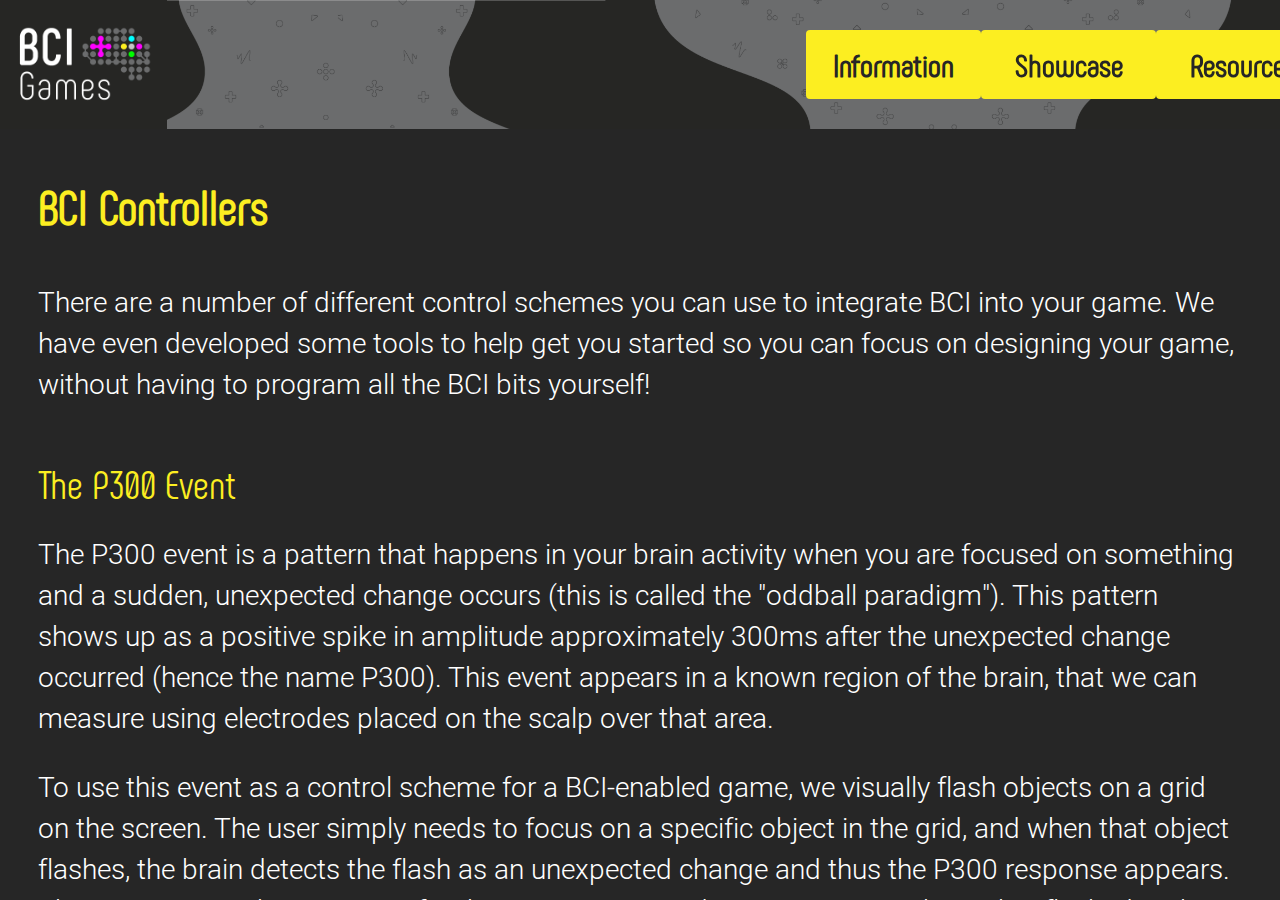
<file: pages/bciControllers.html>
<html lang="en">
    <head>
        <meta charset="UTF-8">
        <meta name="viewport" content="width=device-width, initial-scale=1.0">
        <title>BCI Game Controllers</title>
        <link rel="stylesheet" href="../main.css">
        <script src="../components/header.js" type="text/javascript" defer></script>
    </head>
    <body>
        <div id="page">
            <header-component class="headerDiv"></header-component>

            <div id="content">
                <h3>BCI Controllers</h3>
                <p>
                    There are a number of different control schemes you can use to integrate BCI into your game. 
                    We have even developed some tools to help get you started so you can focus on designing your game, without having to program all the BCI bits yourself!
                </p>

                <h4>The P300 Event</h4>
                <p>
                    The P300 event is a pattern that happens in your brain activity when you are focused on something and a sudden, unexpected change occurs (this is called the "oddball paradigm"). 
                    This pattern shows up as a positive spike in amplitude approximately 300ms after the unexpected change occurred (hence the name P300). 
                    This event appears in a known region of the brain, that we can measure using electrodes placed on the scalp over that area. 
                </p>
                <p>
                    To use this event as a control scheme for a BCI-enabled game, we visually flash objects on a grid on the screen.
                    The user simply needs to focus on a specific object in the grid, and when that object flashes, the brain detects the flash as an unexpected change and thus the P300 response appears. 
                    The BCI monitors brain activity for that P300 event, and associates it to object that flashed at the same time point the P300 appeared in the brain activity. 
                    In that way, the user is able to select an object in the grid simply by visually focusing on it. 
                </p>
                <p>
                    We have created an adjustable tool in Unity that will set up this grid, execute the random flashing sequence and take care of the brain activity processing in the background. 
                    You can take this tool and adjust the size and shape of the grid, change the types of objects that are flashing, and even implement auditory feedback to incorporate P300 into your game however you want. 
                    The only thing that matters is that the oddball paradigm is kept intact - that the stimulus gets randomly presented while the user focuses on one of the possible selections!
                    You can find our updated P300 BCI tool here: <a href=https://github.com/bcigamers/p300_unity_tool>Unity P300 Tool</a>.
                </p>
                <div class="videoCentered">
                    <iframe width="560" height="315" src="https://www.youtube.com/embed/9SIBtW1QqT8" title="NME Explains: The P300" frameborder="0" allow="accelerometer; autoplay; clipboard-write; encrypted-media; gyroscope; picture-in-picture" allowfullscreen></iframe>
                </div>

                <h4>Making Use of Mental Commands</h4>
                <p>
                    Mental commands refer to a simplistic BCI control scheme where a person simply imagines some vivid imagery, like moving an object in a direction.
                    These are used by some commercial BCI headsets, and are meant to help distinguish intended actions by the user by taking a 'snapshot' of what the brain activity looks like during any given command.
                    Typically, the first mental command that needs to be trained/identified is a rest or 'neutral' command. 
                    This allows the computer to know what the 'non-action' state of the brain looks like, and gives a ground baseline for the computer to compare against. 
                    Then when you train an active mental command, say imagining pushing an object away from you, the BCI headset can now distinguish between the two snapshots to decide if you were actively imagining your mental command or not (neutral).
                </p>
                <p>
                    Typically, as more mental commands are trained it becomes more difficult for the BCI systems to reliably separte each command. 
                    We therefore are recommending for game developers to think about how to build games that play well with a limited number of actions if they are building for mental command BCIs.
                    Previously this meant playing games using just a single (or maybe two) buttons! 
                </p>
                <p>
                    A big consideration when thinking about using mental commands in a BCI game is that, at the moment, these commands are triggered by surpassing a threshold.
                    Functionally this means that the BCI command is registered more like a mouse click than a button press - there is not a 'hold' option for triggering the mental command from the BCI side.
                    So when thinking about game design with mental commands you either want to use the mental command to activate instant actions (click an option, move a set distance etc.) or design your game to require successive inputs that build up in order to trigger the action of interest. 
                    An example of how this could be used is similar to the typical "repeatedly press <i>A/X/F</i>" to lift a heavy object or open a chest, like in <i>God of War</i> or <i>The Last of Us</i>.
                    Instead of resetting the user's count to 0 on a failed press perhaps create a 'bank' of presses that slowly gains until the action initiates.
                    In this manner the mental command BCI rapid triggering can be simulated as a longer 'hold' action if that's of interest. This could also work with the neutral/rest command!
                </p>
                <p>
                    Another thing to consider when using mental commands is that there is a built in delay between when the mental command is given and when the BCI is able to identify and send the command.
                    This delay is usually somewhere between 150 - 500 milliseconds depending on the system, computational resources, processing etc.
                    Therefore its important to consider how to naturally allow grace for this delay to not affect the feel of the game. Using the above banking method or time-warping mechanics represent exmaples of how to overcome this natural delay barrier for players.
                </p>

                <h4>A New Challenge: SSVEP</h4>
                <p>
                    SSVEP stands for <span style="font-weight: bold; color: #e704e6;">steady-state visual evoked potential</span>. 
                    This refers to a pattern in your brain activity that is elicited when you attend to a light or stimulus flickering at a specific frequency. 
                    If look at (attend) to a flashing stimulus for a sustained period of time, your brain activity will sync up and oscillate at the same frequency as that stimulus. 
                    In this way, a BCI can tell which flashing stimulus you are attending to be searching for what frequency is dominant in your brain activity.  
                </p>
                <p>
                    We have a "work in progress" version of an SSVEP tool for python, making use of the pygame game engine. 
                    This tool allows you to create and place SSVEP flashing stimuli throughout your game, and generates the flashing pattern and timing for you. 
                    We encourage those up for a challenge to try out this tool and incorporate SSVEP in a python-based game! 
                </p> 
            </div>
        </div>
        
    </body>
</html>
</file>
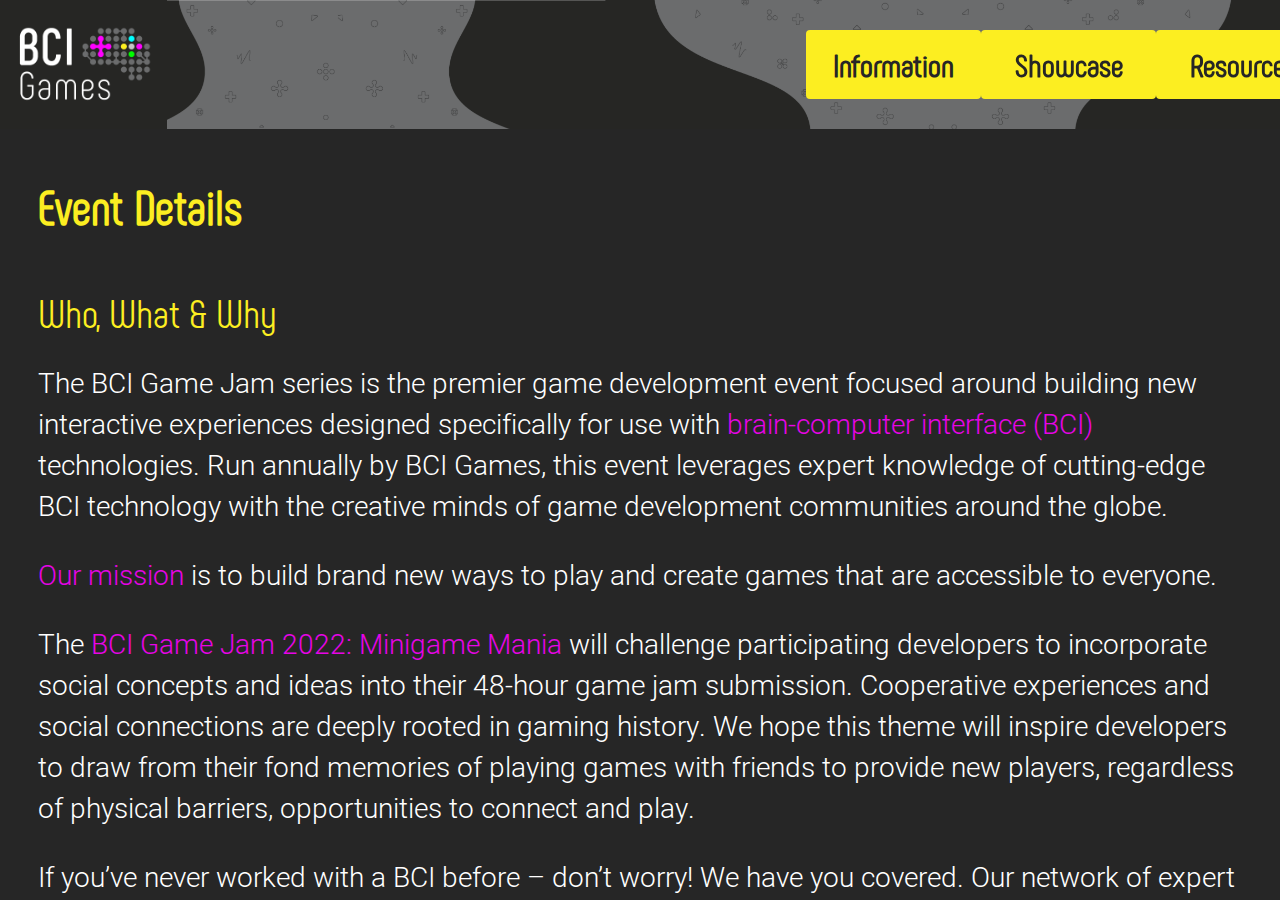
<file: pages/eventDetails.html>
<html lang="en">
    <head>
        <meta charset="UTF-8">
        <meta name="viewport" content="width=device-width, initial-scale=1.0">
        <title>Event Details</title>
        <link rel="stylesheet" href="../main.css">
        <script src="../components/header.js" type="text/javascript" defer></script>
    </head>
    <body>
        <div id="page">
            <header-component class="headerDiv"></header-component>

            <div id="content">
                <h3>Event Details</h3>
                <h4> Who, What & Why </h4>
                <p>
                    The BCI Game Jam series is the premier game development event focused around building new interactive experiences designed specifically for use with <span style="color: #e704e6">brain-computer interface (BCI)</span> technologies. 
                    Run annually by BCI Games, this event leverages expert knowledge of cutting-edge BCI technology with the creative minds of game development communities around the globe. 
                </p>
                <p>
                    <span style="color: #e704e6">Our mission</span> is to build brand new ways to play and create games that are accessible to everyone.
                </p>
                <p>
                    The <span style="color: #e704e6">BCI Game Jam 2022: Minigame Mania</span> will challenge participating developers to incorporate social concepts and ideas into their 48-hour game jam submission. 
                    Cooperative experiences and social connections are deeply rooted in gaming history. 
                    We hope this theme will inspire developers to draw from their fond memories of playing games with friends to provide new players, regardless of physical barriers, opportunities to connect and play.
                </p>
                <p>
                    If you’ve never worked with a BCI before – don’t worry! 
                    We have you covered. Our network of expert engineers, computer scientists, clinicians, player panels, and families can help you in planning your game, understanding how to design a game with a BCI controller as an input and even provide you some simple tools to get you started with development.
                    Check out our <a id="linktoResources" href="../pages/whatIsBCI.html">resources</a> page to get started!
                </p>
                <br>
                <h4> Where & When </h4>
                <p>
                    All of this kicks off on <span style="color: #e704e6">December 2nd</span> – where we will have a ‘Day 0’ with talks from BCI experts and actual BCI-users, families of children who use BCI daily, intros to tools and solutions you can use to build your BCI dream game, team formation, and more!
                    The competition officially starts at midnight on <span style="color: #e704e6">December 3rd</span> and will run for 48 hours. 
                    We look forward to having a ‘near-after party’ on the evening of <span style="color: #e704e6">December 4th</span> where we will check in with teams, demo submissions, play games and celebrate with the teams.
                </p>
                <p>
                    This event will be partially held in person (in accordance with current COVID-19 guidelines) at the <span style="color: #e704e6">University of Calgary, Alberta, Canada</span>.
                    The entire game jam will also be available via live stream for any participants unable to attend in person and for participants outside of Calgary or USC. Details for the in-person sites now available at <a href="https://bci.games/gamejam">bci.games</a>
                    We welcome participants from anywhere around the world, of any level of experience!
                </p>
                <p>
                    We can’t wait to see what you come up with and for you to get your head in the game!
                </p>
                <br>
                <h4> Game Jam Requirements </h4>
                <ol>
                    <li>Your game <span style="color: #e704e6">must</span> be BCI-enabled. This means using one of our <a id="linktoBCITool" href="../pages/bciControllers.html">BCI tools for Unity</a> or have a single-button control scheme.</li>
                    <li>This game jam is focused on providing some great new experiences for <span style="color: #e704e6">children of all ages</span> so please, keep your games appropriate.</li>
                    <li>The games will be rated by a panel of children who routinely use BCI devices and our expert judges. Click <a href='../pages/judgingCriteria.html'>here</a> to see the judging requirements and submission guidelines.</li>
                    <li>We encourage submissions at any stage of development. If you don't finish your game in 48hours, we still want to see what you have come up with!</li>
                </ol>   
                <div class="btnContainer"><button type="button" id="toRegistrationInfoBtn" onClick="location.href='../pages/howToRegister.html'">How To Register</button></div>
            </div>
        </div>
        
    </body>
</html>
</file>
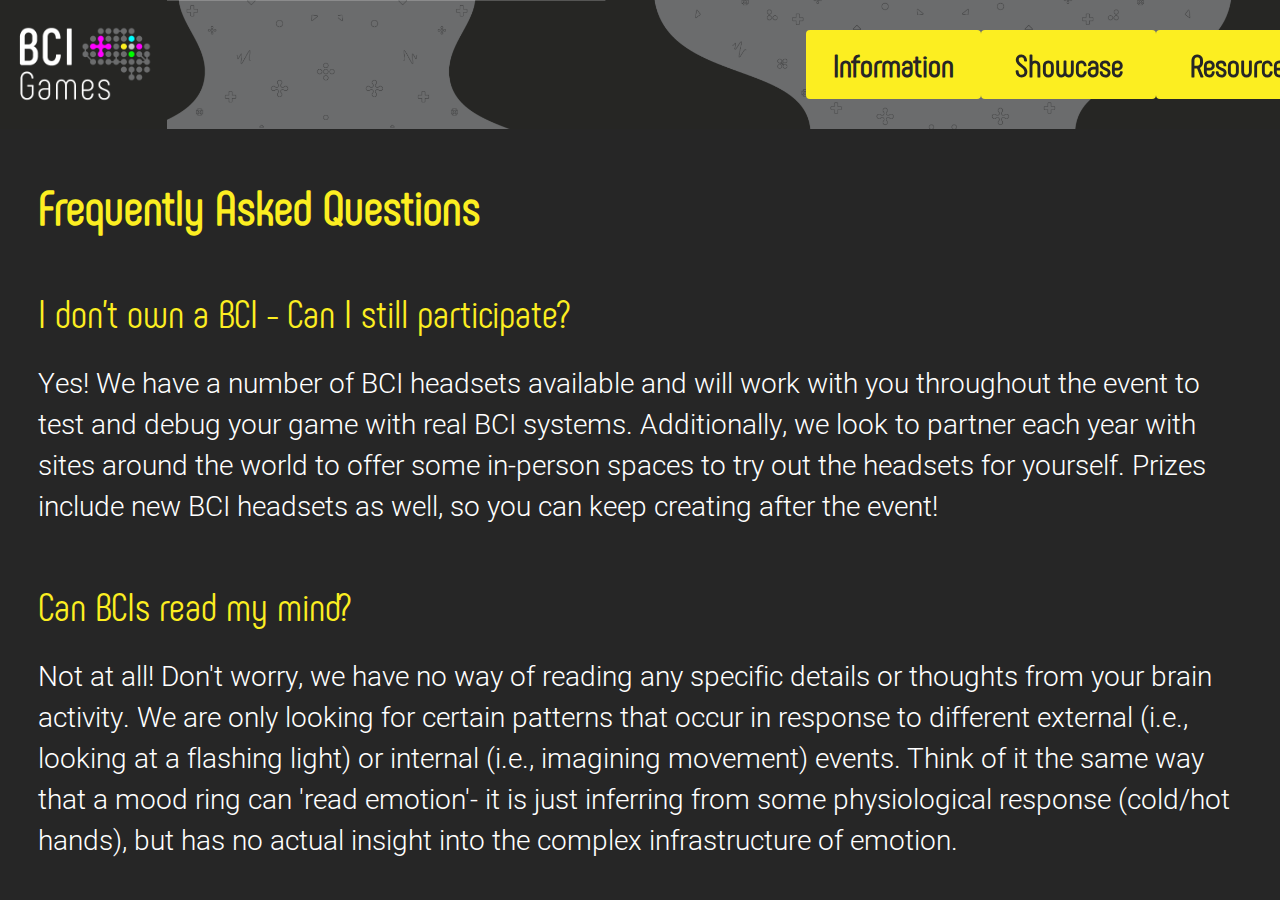
<file: pages/faq.html>
<html lang="en">
    <head>
        <meta charset="UTF-8">
        <meta name="viewport" content="width=device-width, initial-scale=1.0">
        <title>Schedule</title>
        <link rel="stylesheet" href="../main.css">
        <script src="../components/header.js" type="text/javascript" defer></script>
    </head>
    <body>
        <div id="page">
            <header-component class="headerDiv"></header-component>
            <div id="content" id="faq">
                <h3>Frequently Asked Questions</h3>
                <h4>I don't own a BCI - Can I still participate?</h4>
                <p>
                    Yes! We have a number of BCI headsets available and will work with you throughout the event to test and debug your game with real BCI systems.
                    Additionally, we look to partner each year with sites around the world to offer some in-person spaces to try out the headsets for yourself.
                    Prizes include new BCI headsets as well, so you can keep creating after the event!
                </p>
                <h4>Can BCIs read my mind?</h4>
                <p>
                    Not at all! 
                    Don't worry, we have no way of reading any specific details or thoughts from your brain activity. 
                    We are only looking for certain patterns that occur in response to different external (i.e., looking at a flashing light) or internal (i.e., imagining movement) events. 
                    Think of it the same way that a mood ring can 'read emotion'- it is just inferring from some physiological response (cold/hot hands), but has no actual insight into the complex infrastructure of emotion.
                </p>
                <h4>Did Elon Musk invent BCIs?</h4>
                <p>
                    Nope! This research has been going for over a decade with pretty significant strides happening in the last 5 years. 
                    Elon & crew are making great waves though, and helping raise the awareness of what this technology could help do!
                </p>
            </div>
        </div>
    </body>
</html>
</file>
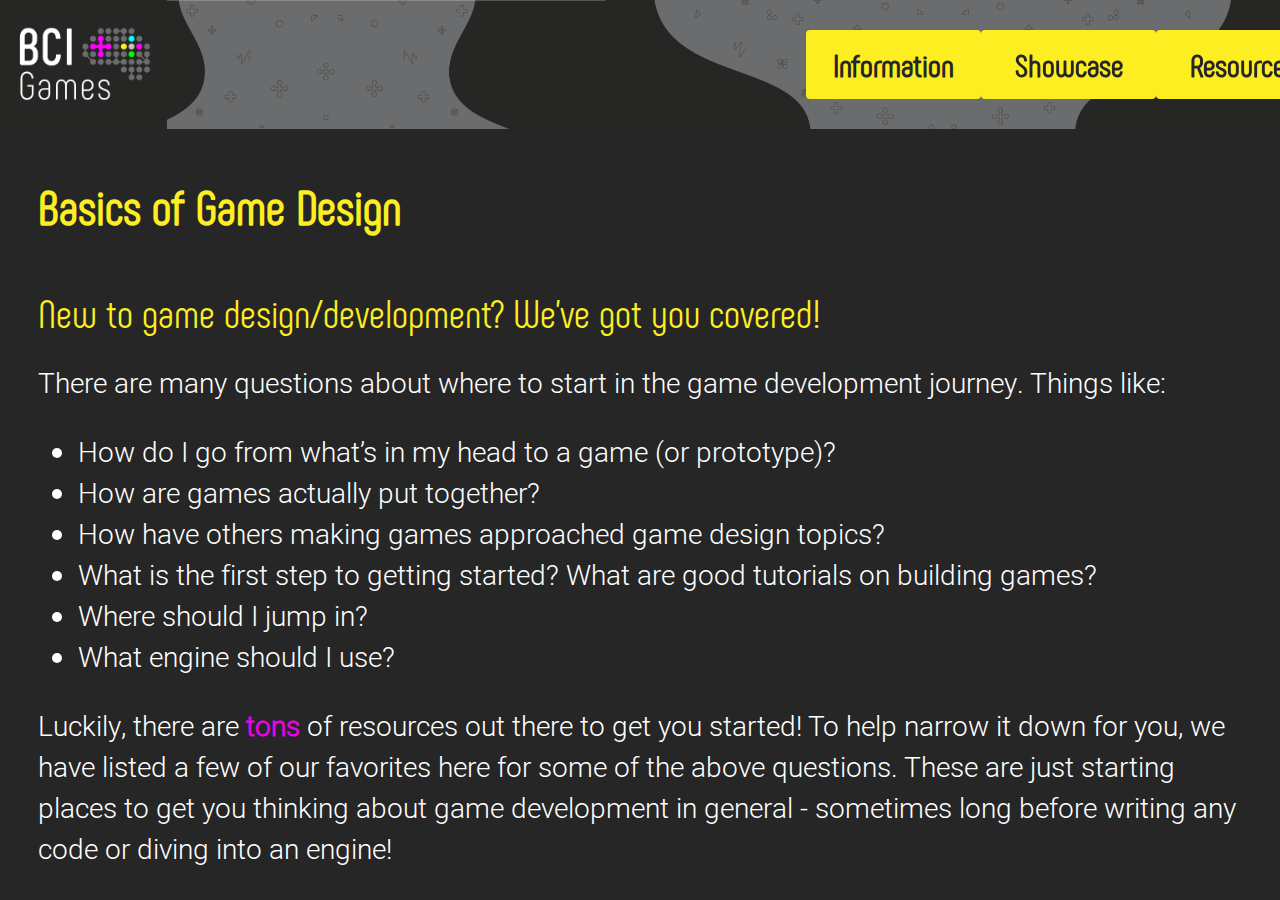
<file: pages/gameDesignBasics.html>
<html lang="en">
    <head>
        <meta charset="UTF-8">
        <meta name="viewport" content="width=device-width, initial-scale=1.0">
        <title>Game Design Basics</title>
        <link rel="stylesheet" href="../main.css">
        <script src="../components/header.js" type="text/javascript" defer></script>
    </head>
    <body>
        <div id="page">
            <header-component class="headerDiv"></header-component>

            <div id="content">
                <h3>Basics of Game Design</h3>
                <h4>New to game design/development? We've got you covered!</h4>
                <p>
                    There are many questions about where to start in the game development journey. Things like: 
                    <ul>
                        <li>How do I go from what’s in my head to a game (or prototype)?</li>
                        <li>How are games actually put together?</li>
                        <li>How have others making games approached game design topics?</li>
                        <li>What is the first step to getting started? What are good tutorials on building games?</li>
                        <li>Where should I jump in?</li>
                        <li>What engine should I use?</li>
                    </ul>
                </p>
                <p>
                    Luckily, there are <span style="font-weight: bold; color: #e704e6">tons</span> of resources out there to get you started! 
                    To help narrow it down for you, we have listed a few of our favorites here for some of the above questions. 
                    These are just starting places to get you thinking about game development in general - sometimes long before writing any code or diving into an engine!
                </p>
                <br>
                <h4>Getting into the headspace</h4>
                <p>
                    To tackle the first 3 questions above - let’s dive into Game Maker’s Toolkit (GMTK). 
                    GMTK has an excellent series breaking down many concepts surrounding game design, showcasing how existing games or practices can help inform what you’re making. 
                    Here are some key videos and playlists to get you started, but we highly recommend viewing all of them!
                </p>
                <p style="color: #e704e6">
                    Game Design 101
                </p>
                <ul>
                    <li>Can we make talking as fun as shooting? <a href=https://youtu.be/l9TzqNQBmr0 target="_blank" rel="noopener noreferrer">Link to video</a></li>
                    <li>How synergies make Slay the Spire fun: <a href=https://youtu.be/terD4Bk3L_8 target="_blank" rel="noopener noreferrer">Link to video</a> </li>
                    <li>Roguelikes, persistency and progression: <a href=https://youtu.be/G9FB5R4wVno target="_blank" rel="noopener noreferrer">Link to video</a></li>
                    <li>What makes a good puzzle? <a href=https://youtu.be/zsjC6fa_YBg target="_blank" rel="noopener noreferrer">Link to video</a></li>
                    <li>How games use feedback loops: <a href=https://youtu.be/H4kbJObhcHw target="_blank" rel="noopener noreferrer">Link to video</a></li>
                </ul>
                <br>
                <h4>Your first adventure</h4>
                <p>
                    Now that you’re thinking like a designer, how do you actually get started? 
                    Well the best way to get started is by making some small games! 
                    Maybe some classics like Tetris or Snake, or to just extend a tutorial you find fun to put together. 
                    There are many good sources out there for this, and here we have included some playlists here to check-out and work through.
                </p>
                <p style="color: #e704e6">
                    Brackeys
                </p>
                <p>
                    Brackeys is a wonderful guide for learning how to build just about any type of game you could want!
                    Here are just some of our favourites: 
                </p>
                <ul>
                    <li>How to make a video game: <a href=https://youtube.com/playlist?list=PLPV2KyIb3jR53Jce9hP7G5xC4O9AgnOuL target="_blank" rel="noopener noreferrer">Link to playlist</a> </li>
                    <li>How to make a 2D platformer in Unity: <a href=https://youtube.com/playlist?list=PLPV2KyIb3jR42oVBU6K2DIL6Y22Ry9J1c target="_blank" rel="noopener noreferrer">Link to playlist</a></li>
                    <li>In-game options menu in Unity: <a href=https://youtu.be/YOaYQrN1oYQ target="_blank" rel="noopener noreferrer">Link to video</a></li>
                    <li>Start menu in Unity: <a href=https://youtu.be/zc8ac_qUXQY target="_blank" rel="noopener noreferrer">Link to video</a></li>
                </ul>
                <p style="color: #e704e6">
                    Game From Scratch
                </p>
                <p>
                    Game From Scratch covers every step of the game development journey, from simple tutorials in coding languages to deep dives into all of the available game engines out there! 
                    We’ve included some Game From Scratch resources that can help you navigate which engine might be right for you to start with:
                </p>
                <ul>
                    <li>Choosing a game engine in 2021: <a href=https://youtu.be/rK6ulQaOpso target="_blank" rel="noopener noreferrer">Link to video</a></li>
                    <li>Easiest game engines 2021: <a href= https://youtu.be/5ItITDs967M target="_blank" rel="noopener noreferrer">Link to video</a></li>
                    <li>Game engines by language: <a href=https://youtube.com/playlist?list=PLS9MbmO_ssyBf6rqCLj0nwaz_uCJ8_XZq target="_blank" rel="noopener noreferrer">Link to playlist</a></li>
                </ul>
                <br>
                <h4>A new journey - accessibility & gaming</h4>
                <p>
                    Great! You’ve got some of the basics down, but what really brought you here is to understand better how to make games accessible. 
                    Accessibility in game design is a growing conversation - and rightly so! More people playing games is always better, and designing with accessibility in mind can create benefits for all players. 
                </p>
                <p>
                    Check out <a href=https://www.youtube.com/watch?v=4OQDLTdhTX8 target="_blank" rel="noopener noreferrer">this example</a> from the creators of Borderlands 3 of how accessibility can be baked into a game and make a difference for everyone.
                </p>
                <p>
                    For a great overview guiding accessible game design see <a href=https://www.youtube.com/watch?v=t5mD1l6miZA target="_blank" rel="noopener noreferrer">this talk</a> from Tara Voelker @LadieAuPair at GDC 2015:
                </p>
                <p>
                    GMTK also has a <a href=https://youtube.com/playlist?list=PLc38fcMFcV_vvWOhMDriBlVocTZ8mKQzR target="_blank" rel="noopener noreferrer">whole playlist</a> dedicated to designing for accessibility
                </p>
            </div>
        </div>
        
    </body>
</html>
</file>
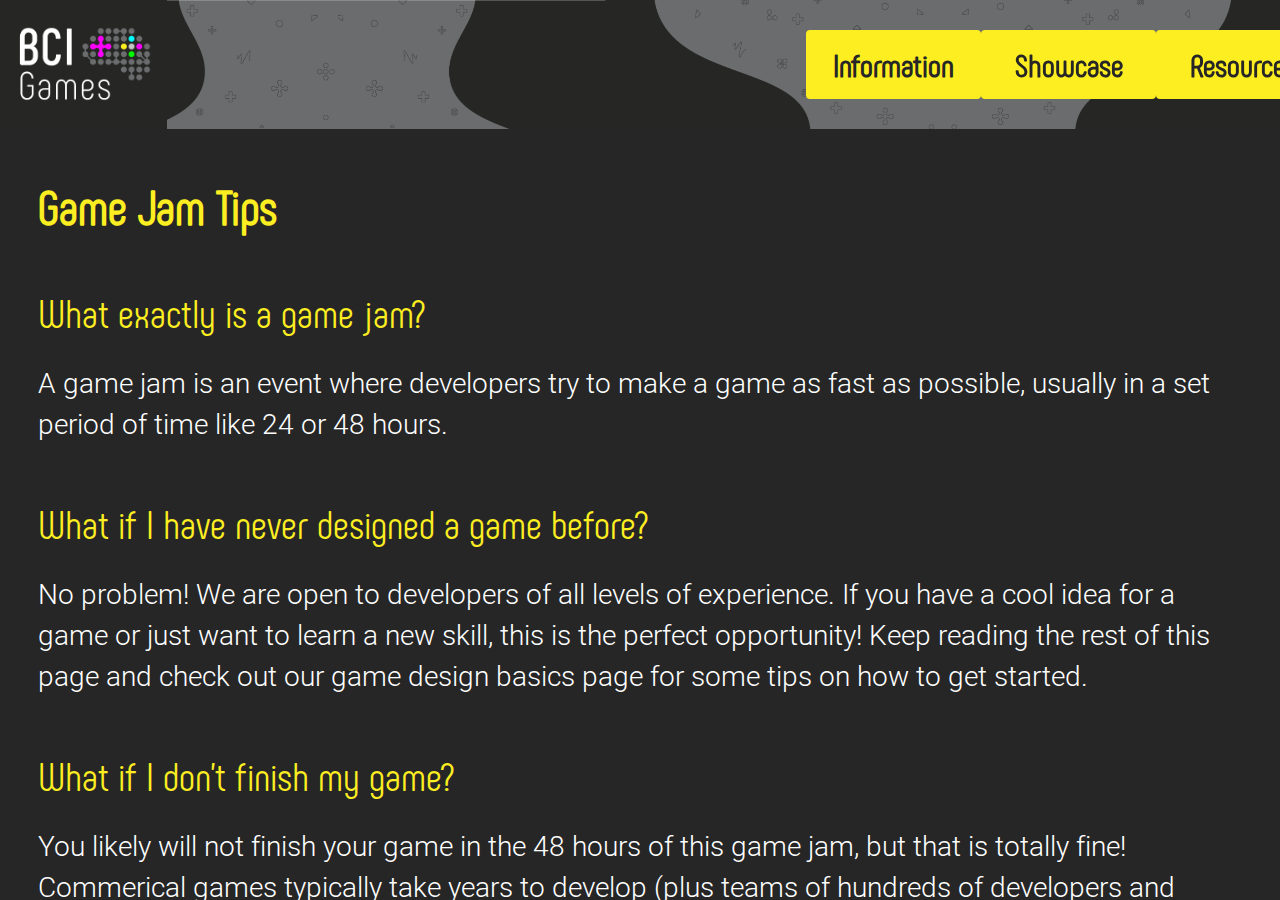
<file: pages/gamJamTips.html>
<html lang="en">
    <head>
        <meta charset="UTF-8">
        <meta name="viewport" content="width=device-width, initial-scale=1.0">
        <title>Game Jam Tips</title>
        <link rel="stylesheet" href="../main.css">
        <script src="../components/header.js" type="text/javascript" defer></script>
    </head>
    <body>
        <div id="page">
            <header-component class="headerDiv"></header-component>

            <div id="content">
                <h3>Game Jam Tips</h3>
                <h4>What exactly is a game jam?</h4>
                <p>
                    A game jam is an event where developers try to make a game as fast as possible, usually in a set period of time like 24 or 48 hours.
                </p>
                <h4>What if I have never designed a game before?</h4>
                <p>
                    No problem! We are open to developers of all levels of experience. 
                    If you have a cool idea for a game or just want to learn a new skill, this is the perfect opportunity!
                    Keep reading the rest of this page and check out our game design basics page for some tips on how to get started.
                </p>
                <h4>What if I don't finish my game?</h4>
                <p>
                    You likely will not finish your game in the 48 hours of this game jam, but that is totally fine! 
                    Commerical games typically take years to develop (plus teams of hundreds of developers and enormous budgets). 
                    Instead of trying to build an entire game, try to focus on building one core piece - you want something that is complete enough that it is playable by the end of the jam.
                    There can (and should) be room to grow and expand on this basic concept at a later point! 
                </p>
                <h4>Can I prepare anything in advance?</h4>
                <ol>
                    <li>
                        Go through the resources on our website to learn some game design basics, what a BCI is and how to integrate BCI into your game.
                        There are lots of other helpful videos and resources online that you can check out on game design and tips for game jams as well.
                    </li>
                    <li>
                        Download whatever game engine/software you want to use to build your game. 
                        Check out some tutorials online to get familiar with the engine or brush up on your skills.
                    </li>
                </ol>
                <h4>Plan before you jump into coding!</h4>
                <ol>
                    <li>
                        Keep it simple! Focus on one core mechanic or aspect of the game. 
                        Keeping it simple will help make sure you have a complete, playable game by the end of the 48-hour jam and will minimize possible bugs and errors. 
                    </li>
                    <li>
                        Make your game relatively easy to learn and to play. 
                        In a jam, you want people to get a feel for the entire ‘demo’ of your game - not get stuck right away or get confused over how to play!
                    </li>
                    <li>
                        Narrow your scope - right from the beginning, check your plan and see if there are any ways to simplify your game. 
                    </li>
                </ol>
                <h4>While you are jamming</h4>
                <ol>
                    <li>Don't worry about organizing your code or making it pretty (although do try to leave us some comments so we can make sure your game is playable after the jam!)</li> 
                    <li>Check back on your scope - did you start to add any uncessary features that are taking a lot of time to implement?</li>
                    <li>Take lots of breaks, rest, and eat well!</li>
                </ol>
                <h4>Don't leave wrap up for the last minute!</h4>
                <ol>
                    <li>
                        Leave some time before the end of the jam to wrap up your game, upload it to the site, and prepare a short demo presentation to show off what you have just created! 
                    </li>
                </ol>
            </div>
        </div>
        
    </body>
</html>
</file>
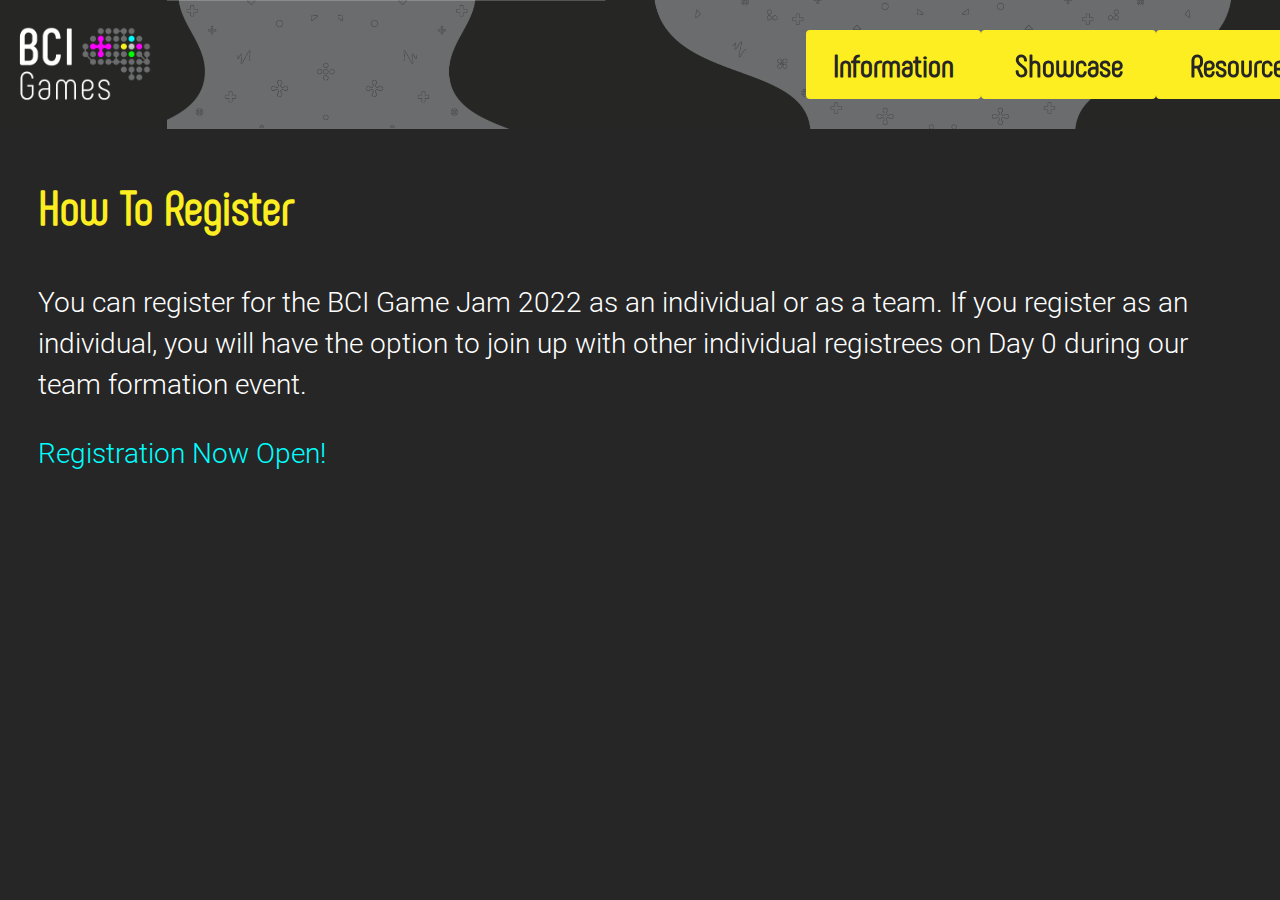
<file: pages/howToRegister.html>
<html lang="en">
    <head>
        <meta charset="UTF-8">
        <meta name="viewport" content="width=device-width, initial-scale=1.0">
        <title>How To Register</title>
        <link rel="stylesheet" href="../main.css">
        <script src="../components/header.js" type="text/javascript" defer></script>
    </head>
    <body>
        <div id="page">
            <header-component class="headerDiv"></header-component>

            <div id="content">
                <h3>How To Register</h3>
                <p>You can register for the BCI Game Jam 2022 as an individual or as a team. 
                    If you register as an individual, you will have the option to join up with other individual registrees on Day 0 during our team formation event. 
                </p>
                <p style='color: aqua;'>Registration Now Open!</p>

                <div id="my-reform"></div>

                    <script>window.Reform=window.Reform||function(){(Reform.q=Reform.q||[]).push(arguments)};</script>
                    <script id="reform-script" async src="https://embed.reform.app/v1/embed.js"></script>
                    <script>
                        Reform('init', {
                            url: 'https://forms.reform.app/M1cCZj/bci-game-jam-2022/90al3k',
                            target: '#my-reform',
                            background: 'default',
                        })
                    </script>
<!--                 <p>You can register for the BCI Game Jam 2022 as an individual or as a team. 
                    If you register as an individual, you will have the option to join up with other individual registrees on Day 0 during our team formation event.
                    Fill out the form below to register yourself or your team! 
                    <b>Note: </b>Please indicate on the form whether or not you will be attending the event <i>in person</i>.
                    <br>
                    <br>
                    <a href="https://www.bci.games/bci-game-jam-registration"> Registration Form </a> -->
            </div>
        </div>
        
    </body>
</html>
</file>
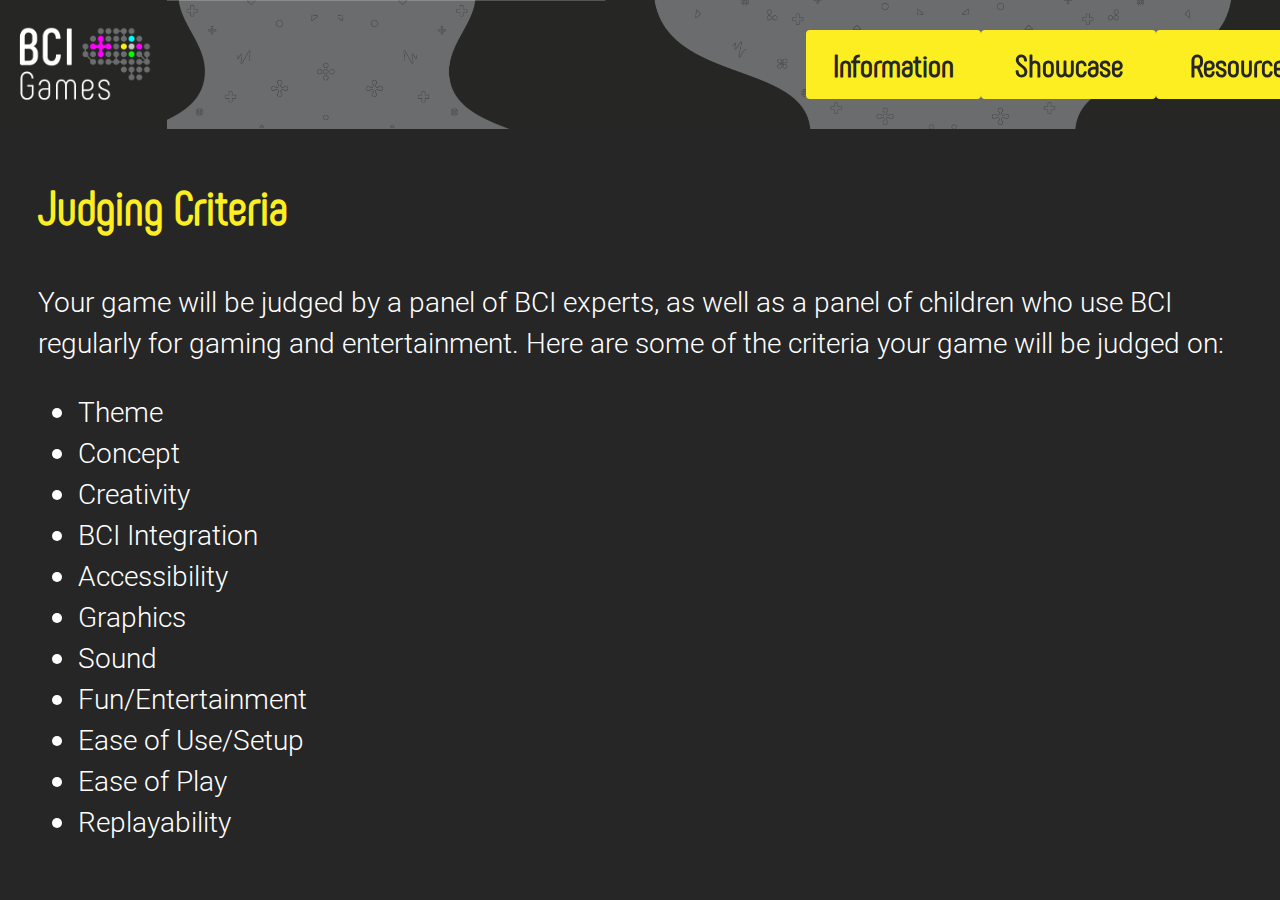
<file: pages/judgingCriteria.html>
<html lang="en">
    <head>
        <meta charset="UTF-8">
        <meta name="viewport" content="width=device-width, initial-scale=1.0">
        <title>Judging Criteria</title>
        <link rel="stylesheet" href="../main.css">
        <script src="../components/header.js" type="text/javascript" defer></script>
    </head>
    <body>
        <div id="page">
            <header-component class="headerDiv"></header-component>

            <div id="content">
                <h3>Judging Criteria</h3>
                <p>
                    Your game will be judged by a panel of BCI experts, as well as a panel of children who use BCI regularly for gaming and entertainment. 
                    Here are some of the criteria your game will be judged on: 
                </p>
                <ul>
                    <li>Theme</li>
                    <li>Concept</li>
                    <li>Creativity</li>
                    <li>BCI Integration</li>
                    <li>Accessibility</li>
                    <li>Graphics</li>
                    <li>Sound</li>
                    <li>Fun/Entertainment</li>
                    <li>Ease of Use/Setup</li>
                    <li>Ease of Play</li>
                    <li>Replayability</li>                 
                </ul>
<!--                 <h3>Submission Process</h3>
                <p>
                    We will create a personal submission link and folder that will be provided to teams at the start of the event.
                    In this submission folder we ask that you provide both a playable version of your game (executable), a couple screen shots of your game, and any special instructions in a text (or other) README file.
                    
                    In addition we are asking participants to provide the final submission <b style="color: #e704e6">source code</b> in a folder '/Source' in your drive link. We are only requesting the source code so we can effectively debug, polish, and verify the games are playable with BCI before giving them to the children judges.
                    To be clear - all developers participating in the game jam retain the <b style="color: #e704e6">sole, exclusive rights any and all IP/Games/Music/etc.</b> they submit as part of the BCI Game Jam competition.
                    We do request that participants either provide an appropriate license (CC0/CC-NC/CC-BY/etc.) or sign a waiver to let us non-commercially share your submission. This is for the purposes of judging, playing, and non-commercial use after the jam (e.g. with new children joining BCI programs across the country). <b style="color: #e704e6">NOTE! Teams unable to fulfill this requirement may not be eligible for the prizes as we rely on children to help select the winners</b>.
                    If you need more information on what different creative common licenses provide check out <a href =https://en.wikipedia.org/wiki/Creative_Commons_license#Rights_and_obligations>this</a> helpful guide!</a>
                </p> -->
                <h3>Prizes</h3>
                <p>
                    This year's prize information is coming soon!
                </p>
<!--                 <h4>Overall</h4>
                <div class="prizeGrid">
                    <span>First Place</span><span class="prize">$1000</span>
                    <span>Second Place</span><span class="prize">$750</span>
                    <span>Third Place</span><span class="prize">$500</span>
                </div>
                <h4>Favorites</h4>
                <div class="prizeGrid">
                    <span>Player Favorite</span><span class="prize">$250</span>
                    <span>BCI Games Favorite</span><span class="prize">$250</span>
                    <span>Popular Vote</span><span class="prize">$250</span>
                </div>
                <h4>Challenges</h4>
                <div class="prizeGrid">
                    <span>Best P300 Game</span><span class="prize">$100</span>
                    <span>Best Brains@Play Game</span><span class="prize">$100</span>
                    <span>Best Single/Dual Button Game</span><span class="prize">$100</span>
                    <span>Best Four-Player Game</span><span class="prize">$100</span>
                </div>   -->              

            </div>
        </div>
        
    </body>
</html>
</file>
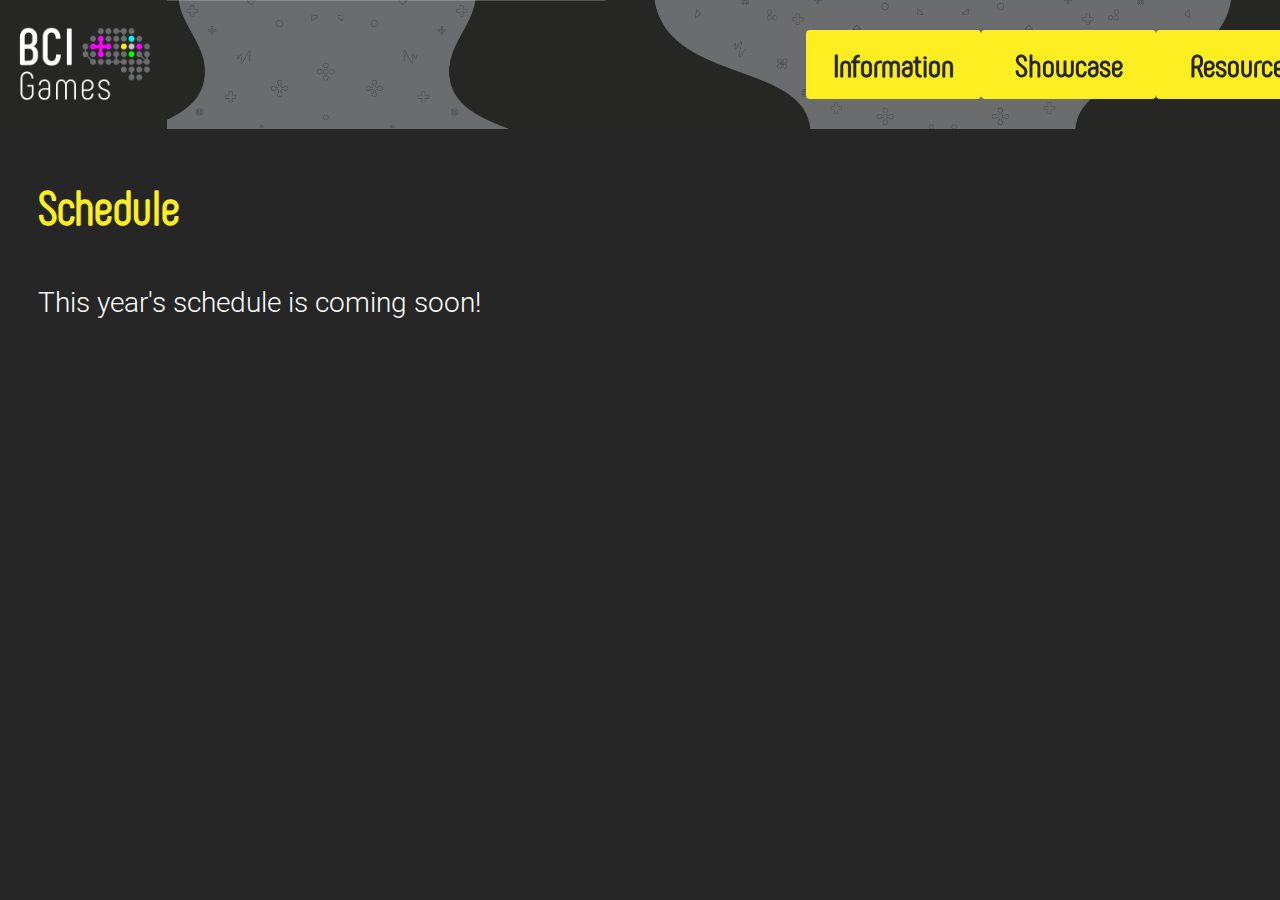
<file: pages/schedule.html>
<html lang="en">
    <head>
        <meta charset="UTF-8">
        <meta name="viewport" content="width=device-width, initial-scale=1.0">
        <title>Schedule</title>
        <link rel="stylesheet" href="../main.css">
        <script src="../components/header.js" type="text/javascript" defer></script>
    </head>
    <body>
        <div id="page">
            <header-component class="headerDiv"></header-component>

            <div id="content">
                <h3>Schedule</h3>
                <p>This year's schedule is coming soon!</p>
<!--                 <h4>Day 0: Friday October 22</h4>
                <div id="day0" class="scheduleGrid">
                    <span class="time">5:00pm:  </span><span class="event">Welcoming Remarks</span>
                    <span class="time">5:15pm:  </span><span class="event">Team Formation & Ice Breakers</span>
                    <span class="time">6:00pm:  </span><span class="event">Intro to BCI</span>
                    <span class="time">6:30pm:  </span><span class="event">Family Panel</span>
                    <span class="time">7:00pm:  </span><span class="event">Dinner Break</span>
                    <span class="time">7:30pm:  </span><span class="event">Overview of Judging Criteria</span>
                    <span class="time">8:00pm:  </span><span class="event">Workshop 1: Getting Started & BCI Tools for Unity Game Engine</span>
                    <span class="time">9:00pm:  </span><span class="event">Workshop 2: Multiplayer Consideration & Tools from Brains@Play</span>
                    <span class="time">10:15pm:  </span><span class="event">Highlights from 2019 Jam</span>
                    <span class="time">11:00pm:  </span><span class="event">Team Brainstorming and Open Q&A for Experts</span>
                    <span class="time">11:59pm:  </span><span class="event">Game Jam Official Start!</span>
                </div>
                <h4>Day 1: Saturday October 23</h4>
                <div id="day1" class="scheduleGrid">
                    <span class="time">9:00am:  </span><span class="event">Morning Welcome Session - Post-mortem from 2019's <i>Sumo Bootle</i></span>
                    <span class="time">10:00am:  </span><span class="event">Game Development!</span>
                </div>
                <h4>Day 2: Sunday October 24</h4>
                <div id="day2" class="scheduleGrid">
                    <span class="time">9:00am:  </span><span class="event">Morning Welcome Session</span>
                    <span class="time">10:00am:  </span><span class="event">More Game Development!</span>
                    <span class="time">6:00pm:  </span><span class="event">Stream Wrap Up & Game Previews</span>
                    <span class="time">11:59pm:  </span><span class="event">Game Jam Official End & Submissions Close!</span>
                </div>
                <h4>Judging & Winner Selection</h4>
                <p>
                    Judging will take place over several weeks following the game jam, as submissions are adapted and verified for use with BCI systems and provided to the children for judging.
                    All participants will receive an invite with details on how to join the Winner Announcement Event once winners are chosen!
                    Details of this event will be posted here as well as on our Discord channel - keep an eye out!
                </p>
                <br>
                <br>
                <br> -->
            </div>
        </div>
        
    </body>
</html>
</file>
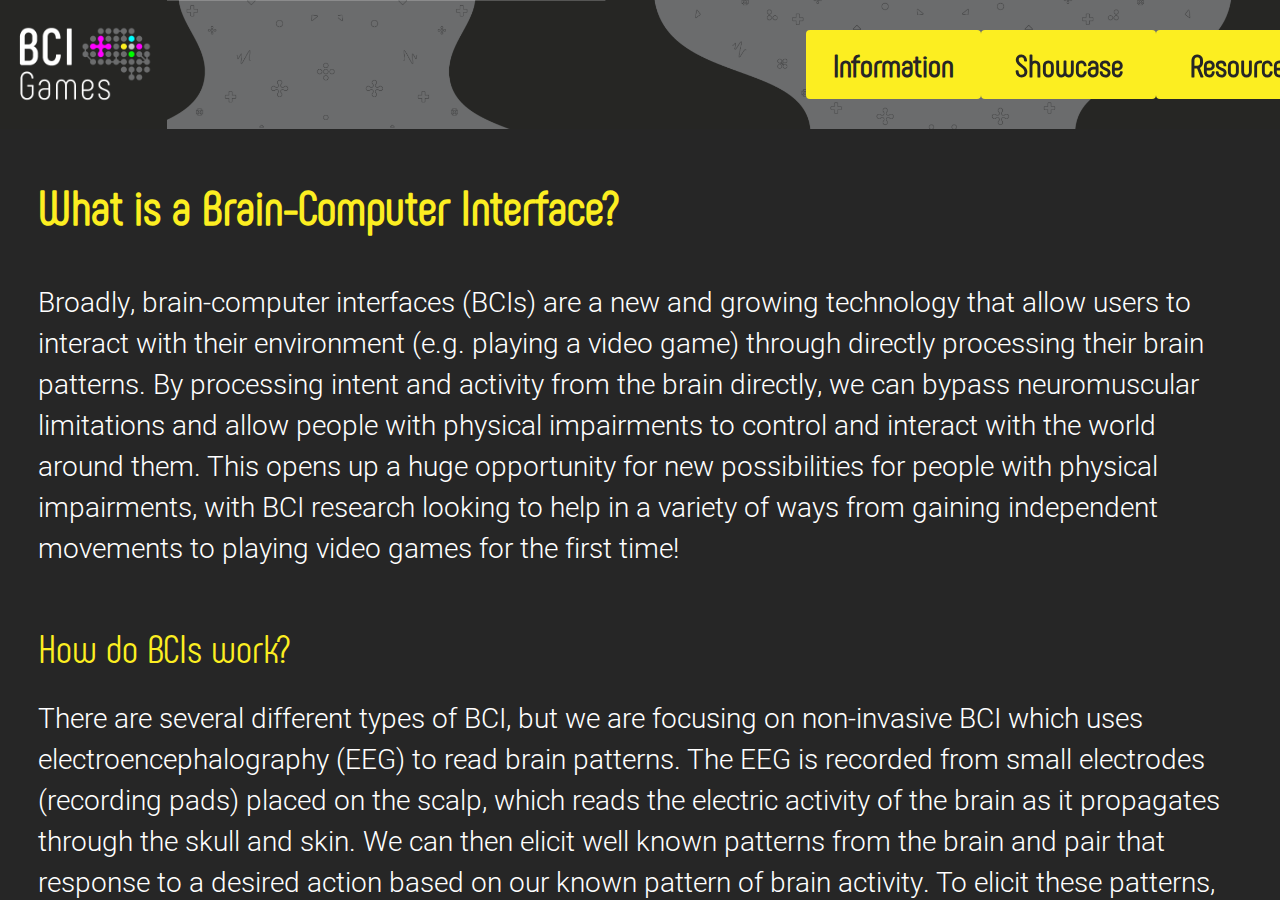
<file: pages/whatIsBCI.html>
<html lang="en">
    <head>
        <meta charset="UTF-8">
        <meta name="viewport" content="width=device-width, initial-scale=1.0">
        <title>What is a BCI</title>
        <link rel="stylesheet" href="../main.css">
        <script src="../components/header.js" type="text/javascript" defer></script>
    </head>
    <body>
        <div id="page">
            <header-component class="headerDiv"></header-component>

            <div id="content">
                <h3>What is a Brain-Computer Interface?</h3>
                <p>
                    Broadly, brain-computer interfaces (BCIs) are a new and growing technology that allow users to interact with their environment (e.g. playing a video game) through directly processing their brain patterns. 
                    By processing intent and activity from the brain directly, we can bypass neuromuscular limitations and allow people with physical impairments to control and interact with the world around them.  
                    This opens up a huge opportunity for new possibilities for people with physical impairments, with BCI research looking to help in a variety of ways from gaining independent movements to playing video games for the first time!
                </p>

                <h4>How do BCIs work?</h4>
                <p>
                    There are several different types of BCI, but we are focusing on non-invasive BCI which uses electroencephalography (EEG) to read brain patterns. 
                    The EEG is recorded from small electrodes (recording pads) placed on the scalp, which reads the electric activity of the brain as it propagates through the skull and skin. 
                    We can then elicit well known patterns from the brain and pair that response to a desired action based on our known pattern of brain activity. To elicit these patterns, we can use outside driven stimuli (e.g. flashing lights or changes in the environment), or an internally driven stimuli (e.g. thought patterns such as imaging a movement). 
                    Don't worry though- the EEG can only pick up the rough pattern, not what you're actually thinking! 
                    That is, we know you are imaging movement, but can't distinguish if you are picturing throwing a baseball or petting your dog (or if you own a dog).
                </p>
                <br>
                <br>
                <div class="videoCentered">
                    <iframe width="560" height="315" src="https://www.youtube.com/embed/W5sTSNUS-kM" title="NME Explains: Brain Computer Interfaces" frameborder="0" allow="accelerometer; autoplay; clipboard-write; encrypted-media; gyroscope; picture-in-picture" allowfullscreen></iframe>
                </div>
                <br>
                <br>
            </div>
        </div>
        
    </body>
</html>
</file>
<file: main.css>
/* ------------------------------------------------------------- */
/* Fonts */ 
@font-face {
  font-family: "Phenomena";
  src: url("assets/fonts/phenomena_font/Phenomena-Regular.ttf") format("truetype");

}

@font-face {
  font-family:"Heebo";
  src: url("assets/fonts/heebo_font/Heebo-Light.ttf") format("truetype");
}


/* ----------- Desktop ----------- */

/* ------------------------------------------------------------- */
/* Tags */ 
body {
  font-family: "Heebo"; 
  color: white;
  font-size: 1.75rem; 
}

h1 {
  font-family: "Phenomena"; 
  font-size: 6rem;
}

h2 {
  font-family: "Phenomena"; 
  font-size: 3rem; 
}

h3 { 
  font-family: "Phenomena"; 
}

h4 {
  font-family: "Phenomena";
}

button {
  font-family: "Heebo";
}

a {
color: aqua; 
transition: all 0.15s; 
}

a:hover {
color: #00b3b3; 
}

/* ------------------------------------------------------------- */
/* Page Content */ 

#page {
  background-color: #262626;
  position: fixed; 
  top: 50%; 
  left: 50%; 
  transform: translate(-50%, -50%); 
  height: 100%; 
  width: 100%; 
  display: flex; 
  flex-direction: column;
  justify-content: flex-start;
  align-items: center;
}

.headerDiv{
  width: 100%;
  height: 15%;  
  min-height: 100px; 
}

#navigation { 
  width: 100%; 
  height: 100%; 
  min-height: 100px; 
  max-height: 200px; 
  background-color: #a6a6a6;
  display: flex; 
  justify-content: space-between;
  align-items: center;
  background-image: url('assets/images/bci_games_background_banner2.png');
  background-size: cover; 
  background-repeat: no-repeat;

}

#content{
  width: 100%; 
  height: 90%; 
  overflow-x: scroll;
  overflow-y: scroll; 
  -ms-overflow-style: none;  /* IE and Edge */
  scrollbar-width: none;  /* Firefox */
  background-color: #262626;
}

#content::-webkit-scrollbar { /* Hide scrollbar for Chrome, Safari and Opera */
display: none;
}

/* ------------------------------------------------------------- */
/* Nav Bar */ 

#logo {
min-width: 170px; 
min-height: 140px; 
height: 130%; 
background-image: url('assets/images/bcigames_logo.png');
background-size: contain; 
background-repeat: no-repeat;
}

#dropdown-menus{
width: 35%; 
height: 60%;
min-height: 60px; 
margin-right: 2%; 
display: flex; 
justify-content: space-around;
align-items: center; 
}

.dropdown {
  min-width: 175px; 
  position: relative;
  display: inline-block;
}

.dropbtn {
  height: 90%; 
  width: 100%; 
  font-size: 2rem; 
  font-weight: bold; 
  font-family: 'Phenomena';
  background-color: #fcee21;
  color: #262626;
  border: none;
  cursor: pointer;
  transition: all linear 0.5s;
  border-radius: 4px; 
}

/* Dropdown Content (Hidden by Default) */
.dropdown-content {
  width: 98%; 
  display: none;
  border-radius: 2px;
  position: absolute;
  border: 0.1rem solid #fcee21;
  background-color:#fffde6;
  transition: all linear 0.4s; 
  font-size: 1.25rem; 
  box-shadow: 0px 8px 16px 0px rgba(0,0,0,0.2);
  z-index: 1;
}

/* Links inside the dropdown */
.dropdown-content a {
  color: black;
  padding: 12px 16px;
  text-decoration: none;
  display: block;
}

/* Change color of dropdown links on hover */
.dropdown-content a:hover {background-color: #feb4fe}

/* Show the dropdown menu on hover */
.dropdown:hover .dropdown-content {
  display: block;
}

/* Change the background color of the dropdown button when the dropdown content is shown */
.dropdown:hover .dropbtn {
  background-color: transparent;
  border: 0.2rem solid #fcee21; 
  color: #fcee21;
}

.hamburger{
  display: none; 
}


/* ------------------------------------------------------------- */
/* Landing Page Content */ 

.intro-content{
  width: 100%; 
  height: 100%; 
  min-height: 1000px; 
  min-width: 1000px; 
  display: flex; 
  flex-direction: column;
  justify-content: flex-start;
  align-items: center;
  text-align: center;
}

#game-jam-logo{
width: 95%; 
height: 95%; 
background-image: url('assets/images/BCI Game Jam 2022 Test Logo.png');
background-position: center; 
background-size: contain; 
background-repeat: no-repeat;
}

#learn-more{
  background-color: aqua;
  border: none; 
  border-radius: 4px; 
  margin-top: 3%; 
  height: 8%; 
  width: 14%; 
  min-width: 200px; 
  text-align: center; 
  font-size: 1.5rem; 
  font-weight: bold; 
  transition: all linear 0.5s; 
}

#learn-more:hover{
  background-color: #262626; 
  color: aqua; 
  border: 0.2rem solid aqua; 
}

#winners2021{
  width: 70%; 
  height: 60%; 
  display: flex; 
  flex-direction: row;
  justify-content: space-between;
  align-items: center;
}

#winners2019{ 
width: 70%; 
height: 60%; 
display: flex; 
flex-direction: row;
justify-content: space-between;
align-items: center;
}

.winnerDiv{
width: 27%; 
height: 75%; 
display: flex; 
flex-direction: column;
justify-content: space-between;
align-items: center;
}

.label{
width: 100%;
text-align: center; 
font-size: 2.5rem; 
font-weight: bold; 
vertical-align: middle;
color: #fcee21; 
}

.game{
width: 100%; 
height: 65%;
background-position: center; 
background-size: contain; 
background-repeat: no-repeat;
}

.gameName{
width: 100%; 
text-align: center;
font-size: 1.5rem; 
vertical-align: middle;
}


#winner2021{
  width: 100%; 
  height: 100%; 
  display: flex; 
  flex-direction: row;
  justify-content: space-between;
  align-items: center;
}

.winnerDiv__winner2021{
  width: 100%; 
  height: 100%; 
  /* display: flex; 
  flex-direction: column;
  justify-content: space-between; */
  align-items: center;
  }
  
  .label__winner2021{
  width: 100%;
  text-align: center; 
  font-size: 2rem; 
  vertical-align: middle;
  color: #e704e6; 
  }
  
  .game__winner2021{
  width: 100%; 
  height: 65%;
  background-position: center; 
  background-size: contain; 
  background-repeat: no-repeat;
  }
  
  .gameName__winner2021{
  width: 100%; 
  text-align: center;
  font-size: 1.5rem; 
  vertical-align: middle;
  }

#runnerUpGames{
  width: 70%; 
  height: 95%; 
  display: flex; 
  flex-direction: row;
  justify-content: space-between;
  align-items: center;
}

.winnerDiv__runnerUp{
  width: 90%; 
  height: 90%; 
  display: flex; 
  flex-direction: column;
  justify-content: space-between;
  align-items: center;
  }
  
  .label__runnerUp{
  width: 100%;
  text-align: center; 
  font-size: 1.5rem; 
  vertical-align: middle;
  color: #e704e6; 
  }
  
  .game__runnerUp{
  width: 75%; 
  height: 75%;
  background-position: center; 
  background-size: contain; 
  background-repeat: no-repeat;
  }
  
  .gameName__runnerUp{
  width: 100%; 
  text-align: center;
  font-size: 1.5rem; 
  vertical-align: middle;
  }

#choiceCategories{
  width: 90%; 
  height: 90%; 
  display: flex; 
  flex-direction: row;
  justify-content: space-between;
  align-items: center;
}

.winnerDiv__choice{
  width: 80%; 
  height: 90%; 
  display: flex; 
  flex-direction: column;
  justify-content: space-between;
  align-items: center;
  }
  
  .label__choice{
  width: 100%;
  text-align: center; 
  font-size: 1.5rem; 
  vertical-align: middle;
  color: #e704e6; 
  }
  
  .game__choice{
  width: 75%; 
  height: 75%;
  background-position: center; 
  background-size: contain; 
  background-repeat: no-repeat;
  }
  
  .gameName__choice{
  width: 100%; 
  text-align: center;
  font-size: 1rem; 
  vertical-align: middle;
  }

#integrationCategories{
  width: 100%; 
  height: 100%; 
  display: flex; 
  flex-direction: row;
  justify-content: space-between;
  align-items: center;
}

.winnerDiv__integrationCat{
  width: 90%; 
  height: 95%; 
  display: flex; 
  flex-direction: column;
  justify-content: space-between;
  align-items: center;
  }
  
  .label__integrationCat{
  width: 100%;
  text-align: center; 
  font-size: 1.5rem; 
  vertical-align: middle;
  color: #e704e6; 
  }
  
  .game__integrationCat{
  width: 75%; 
  height: 75%;
  background-position: center; 
  background-size: contain; 
  background-repeat: no-repeat;
  }
  
  .gameName__integrationCat{
  width: 100%; 
  text-align: center;
  font-size: 1rem; 
  vertical-align: middle;
  }


/*2019 Game Classes */
#sumo-bootle{
background-image: url('assets/images/sumo_bootle_2.png');
}

#planet-defender{
background-image: url('assets/images/planet_defender.png');
}

#kolor-kaze{
background-image: url('assets/images/kolor_kaze_3.png');
}

/*2021 Game Classes */
#musae-labs{
  background-image: url('assets/images/musaelabs.png');
}

#kerl{
  background-image: url('assets/images/Kerl.PNG');
}

#a-team{
  background-image: url('assets/images/ateam_screenshot.png');
}

#maze-madness{
  background-image: url('assets/images/mazemadness.png');
}

#gravy-train{
  background-image: url('assets/images/Gravy_Train.png');
}


#toShowcaseBtn{
background-color: aqua;
border: none; 
border-radius: 4px; 
margin-top: 3%; 
height: 8%; 
width: 14%; 
min-width: 200px; 
text-align: center; 
font-size: 1.5rem; 
font-weight: bold; 
transition: all linear 0.5s; 
}

#toShowcaseBtn:hover{
background-color: #262626; 
color: aqua; 
border: 0.2rem solid aqua; 
}

#intro-contact{
background-image: url('assets/images/bci_games_footer_banner.png');
background-size: cover; 
background-repeat: no-repeat;
height: 50%; 
justify-content: center;
}

#sponsorLogos{
  width: 90%; 
  height: 80%;
  display: grid; 
  grid-template-columns: 30% 30% 30%;
  grid-template-rows: 18% 33% 40%; 
  align-content: space-evenly;
  grid-gap: 5%; 
}

.sponsorLogoLink{
  width: 100%;
  height: 100%;  
}
.sponsorLogo{
  width: 100%;  
  min-height: 80px; 
  max-height: 330px; 
}


#partnerLogos{
  width: 90%;
  display: grid; 
  grid-template-columns: 20% 20% 20% 20%; 
  grid-template-rows: 40%;  
  grid-gap: 5%; 
}

.partnerLogoLink{
  width: 100%;
  height: 100%; 
  align-self: center; 
  justify-self: center; 
}
.partnerLogo{
  width: 100%;
  min-height: 80px; 
  max-height: 330px; 
}



/* ------------------------------------------------------------- */
/* Content Pages - General */

#content h3{
margin-left: 3%; 
font-weight: bold; 
color: #fcee21;
font-size: 3rem; 

}

#content h4{
margin-left: 3%;
font-weight: normal; 
color: #fcee21;
font-size: 2.5rem; 
margin-block-end: 0em; 
}

#content p{
margin-left: 3%; 
margin-right: 3%; 
}

#content ol{
margin-left: 3%; 
margin-right: 3%; 
}

#content ul{
margin-left: 3%; 
margin-right: 3%; 
}

#content .btnContainer{
width: 100%; 
height: 8%; 
display: flex; 
justify-content: center;
margin-top: 4%; 
margin-bottom: 4%;
}

.videoCentered{
width: 100%; 
display: flex;
justify-content: center;
align-items: center; 
}

/* ------------------------------------------------------------- */
/* Event Details Page */



#toRegistrationInfoBtn{
width: 14%; 
height: 100%; 
min-width: 150; 
background-color: aqua;
border: none; 
border-radius: 4px; 
text-align: center; 
font-size: 1.5rem; 
font-weight: bold; 
transition: all linear 0.5s; 
}

#toRegistrationInfoBtn:hover{
  background-color: #262626; 
  color: aqua; 
  border: 0.2rem solid aqua; 
}

/* ------------------------------------------------------------- */
/* Schedule Page */

.scheduleGrid{
margin-left: 3%; 
width: 80%;
min-width: 800px; 
display: grid; 
grid-template-columns: 20% 80%;
align-items: start;
}

.time{
font-weight: bold; 
color: #fcee21;
}

/* ------------------------------------------------------------- */
/* Judging Criteria Page */
.prizeGrid{
  margin-left: 3%; 
  width: 30%; 
  min-width: 300px; 
  display: grid; 
  grid-template-columns: 60% 40%;
  align-items: start; 
  margin-bottom: 3%; 
}

.prize{
  font-weight: bold; 
  color: #fcee21;
}

/* ------------------------------------------------------------- */
/* 2019 Showcase Page */

#showcaseGrid{
margin-left: 3%;
width: 90%; 
height: 200%; 
display: grid;
grid-template-columns: 1fr 1fr 1fr;
grid-template-rows: 1fr 1fr 1fr; 
column-gap: 5%; 
row-gap: 7%; 
} 

.showcaseDiv{
display: flex;
flex-direction: column;
justify-content: space-between;
align-items: center;
}

.showcaseTitle{
height: 8%; 
margin-bottom: 1%;
width: 100%; 
font-weight: bold; 
color: #fcee21;
font-size: 1.5rem;
}

.showcaseScreenshot{
height: 70%; 
width: 100%;
}

#yummyYuckyGif{
margin-bottom: 2%; 
height: 70%; 
width: 100%; 
}

.showcaseDescrip{
height: 45%; 
width: 100%;
text-align: justify;
text-justify: inter-word; 
}

/* ----------- Mobile ----------- */

/* Portrait and Landscape */
@media only screen 
  and (min-device-width: 300px) 
  and (max-device-width: 812px) 
 { 

  /* Page Content */ 

  #page {
    position: fixed; 
    top: 50%; 
    left: 50%; 
    transform: translate(-50%, -50%); 
    height: 100%; 
    width: 100%;
    display: flex; 
    flex-direction: column;
    justify-content: flex-start;
    align-items: center;
  }

  #content{
    width: 100%; 
    height: 90%; 
    overflow-x: scroll;
    overflow-y: scroll; 
    -ms-overflow-style: none;  /* IE and Edge */
    scrollbar-width: none;  /* Firefox */
  }

  #content p {
    margin-left: 5%; 
    margin-right: 5%; 
  }

  .intro-content h2{
    margin-left: 3%; 
    margin-right: 3%; 
  }

  .intro-content{
    width: 100%; 
    height: 100%; 
    min-width: 300px; 
    max-width: 800px; 
    min-height: 2000px;   
    display: flex; 
    flex-direction: column;
    justify-content: center;
    align-items: center;
    text-align: center;
  }

  #intro-title{
    min-height: 375px; 
    max-height: 850px; 
  }


  #learn-more{
    height: 5%; 
  }

  #winners2019{
    height: 90%;
    width: 90%; 
    flex-direction: column;
    justify-content: space-around;
  }
  .winnerDiv{
    width: 80%; 
    height: 28%; 
    min-height: 200px; 
  }

  #winners2021{
    height: 90%;
    width: 90%; 
    flex-direction: column;
    justify-content: space-around;
  }
  .winnerDiv{
    width: 80%; 
    height: 28%; 
    min-height: 200px; 
  }

  #runnerUpGames{
    height: 90%;
    width: 90%; 
    flex-direction: column;
    justify-content: space-around;
  }
  .winnerDiv{
    width: 80%; 
    height: 28%; 
    min-height: 200px; 
  }

  #choiceCategories{
    height: 90%;
    width: 90%; 
    flex-direction: column;
    justify-content: space-around;
  }
  .winnerDiv{
    width: 80%; 
    height: 28%; 
    min-height: 200px; 
  }

  #integrationCategories{
    height: 90%;
    width: 90%; 
    flex-direction: column;
    justify-content: space-around;
  }
  .winnerDiv{
    width: 80%; 
    height: 28%; 
    min-height: 200px; 
  }


  #toShowcaseBtn{
    height: 5%;
  }

  #sponsorLogos{
    width: 85%; 
    display: grid; 
    grid-template-columns: 100%;
    grid-template-rows: repeat(8, 100px);
    grid-gap: 5%; 
  }

  .sponsorLogoLink{
    min-width: 60%; 
    max-width: 100%; 
  }

  .sponsorLogo{
    width: 100%; 
  }

  #partnerLogos{
    height: 80%; 
    width: 85%; 
    display: grid; 
    grid-template-columns: 100%;
    grid-template-rows: repeat(4, 20%);
  }

  .partnerLogoLink{
    min-width: 60%; 
    max-width: 90%; 
  }

  .partnerLogo{
    width: 100%; 
  }

  #intro-contact{ 
    min-height: 600px; 
    max-height: 700px; 
  }

  #logo{
    min-width: 130px; 
    min-height: 110px; 
    max-height: 140px;
    height: 100%; 
    background-image: url('./assets/images/bcigames_logo.png');
    background-size: contain;
  }

  #logo.active{
    display: none;
  }

  .hamburger{
    display: block; 
    cursor: pointer;
    margin-right: 5%; 
    width: 5%; 
  }

  .hamburger-bar {
    display: block;
    width: 25px;
    height: 3px;
    margin: 5px auto;
    -webkit-transition: all 0.3s ease-in-out;
    transition: all 0.3s ease-in-out;
    background-color: #fcee21;
  }

  #dropdown-menus {
    display: none;
  }

  #dropdown-menus.active{
    width: 90%; 
    display: flex; 
    flex-direction: column; 
    justify-content: flex-start;
    align-items: center;
  }

  .dropdown{
    width: 100%; 
  }

  #infoMenu{
    display: none; 
  }
  #infoMenu.active{
    display: flex; 
    flex-direction: column;
    justify-content: flex-start;
    align-items: center;
  }

  #showcaseMenu{
    display: none; 
  }
  #showcaseMenu.active{
    display: flex; 
    flex-direction: column;
    justify-content: flex-start;
    align-items: center;
  }

  #resourceMenu{
    display: none; 
  }
  #resourceMenu.active{
    display: flex; 
    flex-direction: column;
    justify-content: flex-start;
    align-items: center;
  }


  #content .btnContainer{
    height: 10%; 
  }


  .scheduleGrid{
    width: 95%; 
    min-width: 350px; 
    grid-template-columns: 30% 70%; 
  }

  #showcaseGrid{
    grid-template-columns: 100%;
    grid-template-rows: repeat(9, 1fr);
    row-gap: 7%; 
  }


}
</file>
